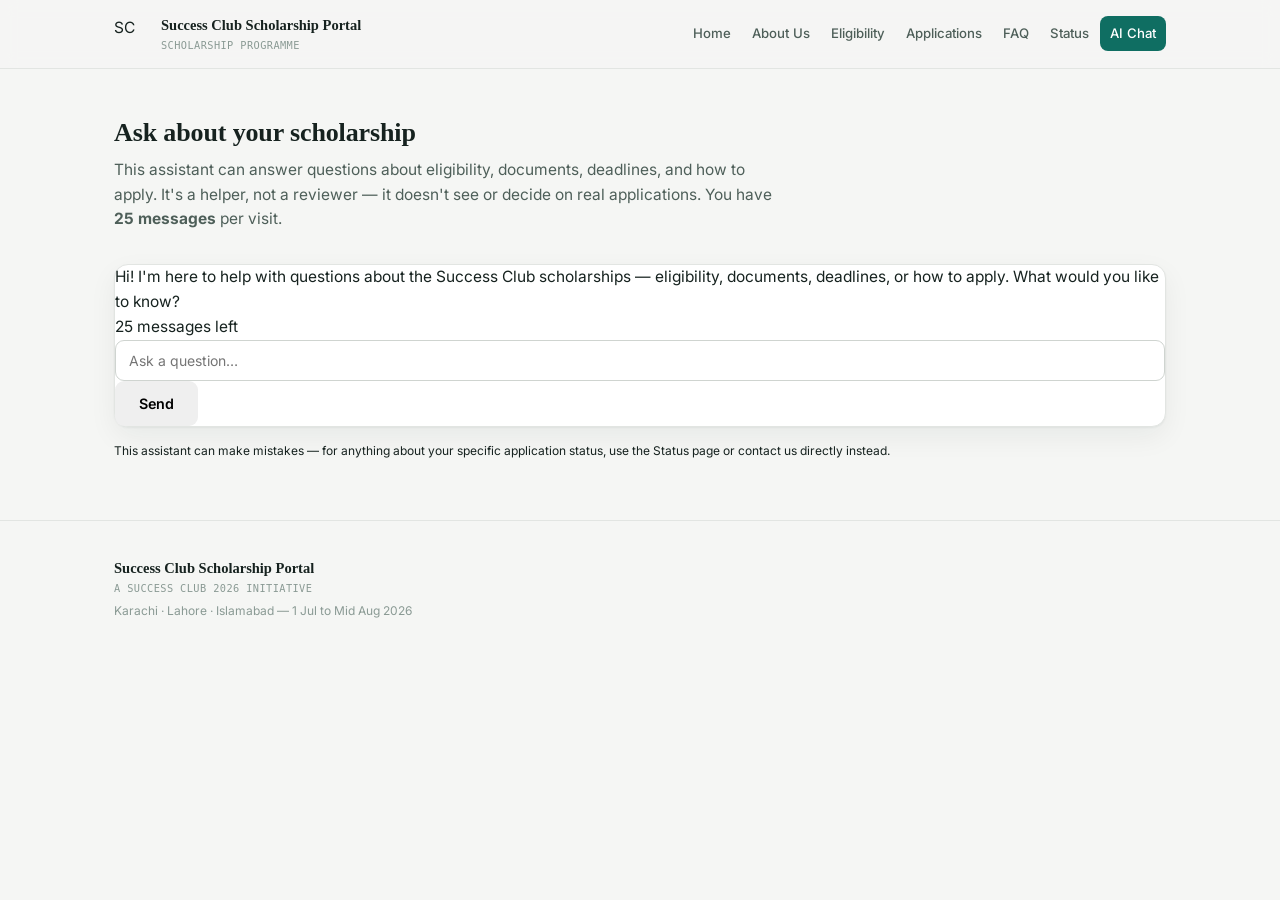
<file: chat.html>
<!DOCTYPE html>
<html lang="en">
<head>
<meta charset="UTF-8">
<meta name="viewport" content="width=device-width, initial-scale=1.0">
<title>AI Chat — Success Club Scholarship Portal</title>
<link rel="preconnect" href="https://fonts.googleapis.com">
<link href="https://fonts.googleapis.com/css2?family=Poppins:wght@500;600;700&family=Inter:wght@400;500;600;700&display=swap" rel="stylesheet">
<link rel="stylesheet" href="style.css">
</head>
<body>

<nav class="nav">
  <div class="nav-inner">
    <a class="brand" href="index.html">
      <div class="brand-mark">SC</div>
      <div class="brand-text">
        <div class="name">Success Club Scholarship Portal</div>
        <div class="tag">Scholarship Programme</div>
      </div>
    </a>
    <div class="nav-links">
      <a class="nav-link" href="index.html">Home</a>
      <a class="nav-link" href="about.html">About Us</a>
      <a class="nav-link" href="eligibility.html">Eligibility</a>
      <a class="nav-link" href="apply.html">Applications</a>
      <a class="nav-link" href="faq.html">FAQ</a>
      <a class="nav-link" href="status.html">Status</a>
      <a class="nav-link active" href="chat.html">AI Chat</a>
    </div>
  </div>
</nav>

<div class="wrap" style="padding-top:48px;padding-bottom:60px;">
  <div class="section-head">
    <h2>Ask about your scholarship</h2>
    <p>This assistant can answer questions about eligibility, documents, deadlines, and how to apply. It's a helper, not a reviewer — it doesn't see or decide on real applications. You have <strong>25 messages</strong> per visit.</p>
  </div>

  <div class="card" style="padding:0;">
    <div class="chat-shell">
      <div class="chat-log" id="chatLog">
        <div class="chat-msg bot">Hi! I'm here to help with questions about the Success Club scholarships — eligibility, documents, deadlines, or how to apply. What would you like to know?</div>
      </div>
      <div class="chat-counter" id="chatCounter">25 messages left</div>
      <div class="chat-input-row">
        <input type="text" id="chatInput" placeholder="Ask a question…" onkeydown="if(event.key==='Enter'){sendMessage();}">
        <button class="btn btn-primary" id="chatSendBtn" onclick="sendMessage()">Send</button>
      </div>
    </div>
  </div>

  <p style="font-size:12px;color:var(--text-faint);margin-top:14px;">This assistant can make mistakes — for anything about your specific application status, use the <a href="status.html" style="color:var(--text-soft);">Status</a> page or contact us directly instead.</p>
</div>

<footer>
  <div class="wrap foot-grid">
    <div>
      <div class="brand-text">
        <div class="name">Success Club Scholarship Portal</div>
        <div class="tag">A Success Club 2026 initiative</div>
      </div>
      <div class="cities">Karachi · Lahore · Islamabad — 1 Jul to Mid Aug 2026</div>
    </div>
  </div>
</footer>

<script>
  const MAX_MESSAGES = 25;
  let messageCount = 0;
  let history = []; // [{ role: 'user'|'assistant', content: '...' }]

  function renderMessage(text, sender){
    const log = document.getElementById('chatLog');
    const div = document.createElement('div');
    div.className = 'chat-msg ' + sender;
    div.textContent = text;
    log.appendChild(div);
    log.scrollTop = log.scrollHeight;
    return div;
  }

  function updateCounter(){
    const left = MAX_MESSAGES - messageCount;
    const counter = document.getElementById('chatCounter');
    counter.textContent = left + ' message' + (left === 1 ? '' : 's') + ' left';
    counter.classList.toggle('low', left <= 5);
  }

  async function sendMessage(){
    const input = document.getElementById('chatInput');
    const text = input.value.trim();
    if(!text) return;

    if(messageCount >= MAX_MESSAGES){
      renderMessage("You've reached the 25-message limit for this visit. Refresh the page to start a new session, check the FAQ page, or head to Applications to apply directly.", 'bot');
      return;
    }

    messageCount++;
    updateCounter();
    renderMessage(text, 'user');
    history.push({ role: 'user', content: text });
    input.value = '';

    const sendBtn = document.getElementById('chatSendBtn');
    sendBtn.disabled = true;
    input.disabled = true;
    const typingEl = renderMessage('Typing…', 'bot typing');

    try{
      // Calls our own site's /api/chat — a Cloudflare Pages Function.
      // The Groq API key lives only in Cloudflare's environment and is
      // read server-side there; it's never present in this page's code.
      const response = await fetch('/api/chat', {
        method: 'POST',
        headers: { 'Content-Type': 'application/json' },
        body: JSON.stringify({ messages: history })
      });
      const data = await response.json();
      const reply = (data.reply || data.error || "Sorry, I couldn't come up with an answer to that — try rephrasing, or check the FAQ page.").trim();
      typingEl.remove();
      renderMessage(reply, 'bot');
      if(data.reply) history.push({ role: 'assistant', content: reply });
    } catch(err){
      console.error('Chat error', err);
      typingEl.remove();
      renderMessage("Something went wrong reaching the assistant. Please try again in a moment.", 'bot');
    } finally {
      sendBtn.disabled = messageCount >= MAX_MESSAGES;
      input.disabled = messageCount >= MAX_MESSAGES;
      input.focus();
    }
  }

  updateCounter();
</script>

</body>
</html>
</file>
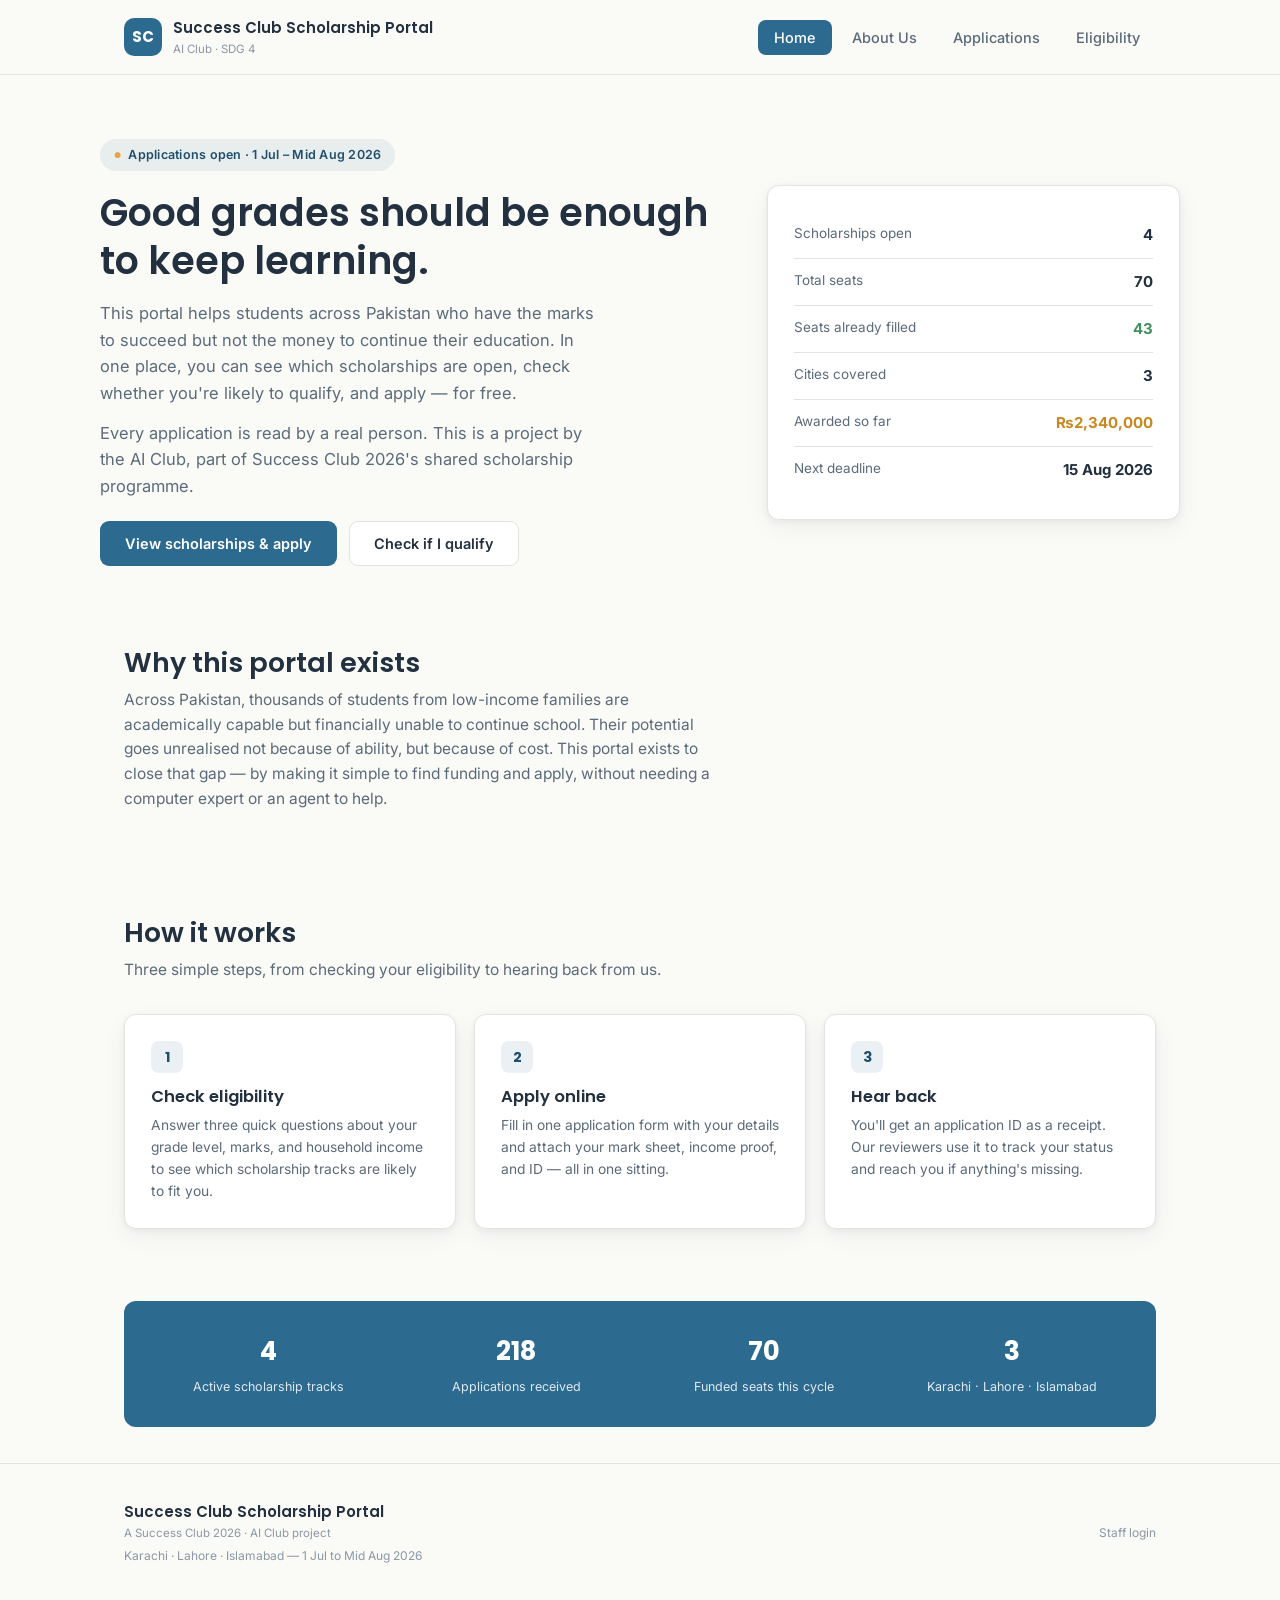
<file: scholarship-portal.html>
<!DOCTYPE html>
<html lang="en">
<head>
<meta charset="UTF-8">
<meta name="viewport" content="width=device-width, initial-scale=1.0">
<title>Success Club Scholarship Portal</title>
<link rel="preconnect" href="https://fonts.googleapis.com">
<link href="https://fonts.googleapis.com/css2?family=Poppins:wght@500;600;700&family=Inter:wght@400;500;600;700&display=swap" rel="stylesheet">
<style>
  :root{
    --bg:#FAFAF7;
    --card:#FFFFFF;
    --primary:#2D6A8F;
    --primary-dark:#204F6B;
    --accent:#E8A33D;
    --accent-dark:#C9871F;
    --success:#3F8F5F;
    --success-bg:#E9F5EE;
    --danger:#C0503F;
    --danger-bg:#FBEDEA;
    --text:#22303F;
    --text-soft:#5B6B7A;
    --text-faint:#8B98A5;
    --border:#E4E4DE;
    --radius:12px;
    --shadow:0 2px 6px rgba(34,48,63,0.06), 0 8px 24px rgba(34,48,63,0.05);
  }
  *{ box-sizing:border-box; margin:0; padding:0; }
  body{
    background:var(--bg);
    color:var(--text);
    font-family:'Inter', sans-serif;
    line-height:1.6;
    font-size:15.5px;
  }
  h1,h2,h3,h4{ font-family:'Poppins',sans-serif; font-weight:600; color:var(--text); line-height:1.25; }
  p{ color:var(--text-soft); }
  a{ color:inherit; text-decoration:none; }
  ul{ list-style:none; }

  /* NAV */
  .nav{ position:sticky; top:0; z-index:50; background:rgba(250,250,247,0.94); backdrop-filter:blur(6px); border-bottom:1px solid var(--border); }
  .nav-inner{ max-width:1080px; margin:0 auto; padding:16px 24px; display:flex; align-items:center; justify-content:space-between; gap:20px; }
  .brand{ display:flex; align-items:center; gap:11px; cursor:pointer; }
  .brand-mark{ width:38px; height:38px; border-radius:10px; background:var(--primary); display:flex; align-items:center; justify-content:center; color:#fff; font-family:'Poppins',sans-serif; font-weight:700; font-size:15px; flex-shrink:0; }
  .brand-text .name{ font-family:'Poppins',sans-serif; font-weight:600; font-size:15px; }
  .brand-text .tag{ font-size:11.5px; color:var(--text-faint); }
  .nav-links{ display:flex; gap:4px; align-items:center; flex-wrap:wrap; }
  .nav-link{ font-family:'Inter',sans-serif; font-size:14.5px; font-weight:500; padding:9px 16px; border-radius:8px; background:transparent; border:none; cursor:pointer; color:var(--text-soft); transition:all .15s ease; }
  .nav-link:hover{ color:var(--text); background:rgba(45,106,143,0.08); }
  .nav-link.active{ color:#fff; background:var(--primary); }

  .page{ display:none; animation:fade .3s ease; }
  .page.active{ display:block; }
  @keyframes fade{ from{opacity:0; transform:translateY(6px);} to{opacity:1; transform:translateY(0);} }
  .wrap{ max-width:1080px; margin:0 auto; padding:0 24px; }
  section.block{ padding:56px 0; }
  section.block.tight{ padding:36px 0; }
  .center{ text-align:center; }

  .eyebrow{ display:inline-flex; align-items:center; gap:7px; font-size:12.5px; font-weight:600; letter-spacing:0.02em; color:var(--primary-dark); background:rgba(45,106,143,0.09); padding:6px 14px; border-radius:99px; margin-bottom:18px; }
  .eyebrow::before{ content:"●"; color:var(--accent); font-size:8px; }

  .hero{ padding:64px 0 44px; }
  .hero-grid{ display:grid; grid-template-columns:1.2fr 0.8fr; gap:48px; align-items:center; }
  .hero h1{ font-size:38px; margin-bottom:16px; }
  .hero p.lede{ font-size:16.5px; max-width:50ch; margin-bottom:14px; }
  .btn-row{ display:flex; gap:12px; flex-wrap:wrap; margin-top:22px; }

  .btn{ font-family:'Inter',sans-serif; font-weight:600; font-size:14.5px; padding:13px 24px; border-radius:9px; border:1px solid transparent; cursor:pointer; transition:transform .15s ease, box-shadow .15s ease, background .15s ease; }
  .btn:hover{ transform:translateY(-1px); }
  .btn-primary{ background:var(--primary); color:#fff; }
  .btn-primary:hover{ background:var(--primary-dark); box-shadow:0 6px 16px rgba(45,106,143,0.3); }
  .btn-accent{ background:var(--accent); color:#282110; }
  .btn-accent:hover{ background:var(--accent-dark); box-shadow:0 6px 16px rgba(232,163,61,0.35); }
  .btn-ghost{ background:#fff; color:var(--text); border-color:var(--border); }
  .btn-ghost:hover{ background:rgba(34,48,63,0.04); }
  .btn-sm{ padding:9px 16px; font-size:13px; }
  .btn:disabled{ opacity:0.5; cursor:not-allowed; transform:none; }

  .card{ background:var(--card); border:1px solid var(--border); border-radius:var(--radius); box-shadow:var(--shadow); padding:26px; }

  .hero-card{ }
  .hero-stat-row{ display:flex; justify-content:space-between; padding:11px 0; border-bottom:1px solid var(--border); }
  .hero-stat-row:last-child{ border-bottom:none; }
  .hero-stat-row .l{ font-size:13.5px; color:var(--text-soft); }
  .hero-stat-row .v{ font-weight:700; font-size:15px; }
  .hero-stat-row .v.accent{ color:var(--accent-dark); }
  .hero-stat-row .v.success{ color:var(--success); }

  .section-head{ margin-bottom:32px; }
  .section-head h2{ font-size:27px; margin-bottom:8px; }
  .section-head p{ max-width:60ch; }

  .grid-3{ display:grid; grid-template-columns:repeat(3,1fr); gap:18px; }
  .grid-2{ display:grid; grid-template-columns:1fr 1fr; gap:18px; }
  .step-card{ }
  .step-num{ width:32px; height:32px; border-radius:8px; background:rgba(45,106,143,0.1); color:var(--primary-dark); display:flex; align-items:center; justify-content:center; font-family:'Poppins',sans-serif; font-weight:700; font-size:14px; margin-bottom:14px; }
  .step-card h3{ font-size:16.5px; margin-bottom:6px; }
  .step-card p{ font-size:13.8px; }

  .stats-strip{ background:var(--primary); border-radius:var(--radius); padding:30px; display:grid; grid-template-columns:repeat(4,1fr); gap:20px; }
  .stat{ color:#fff; text-align:center; }
  .stat .num{ font-family:'Poppins',sans-serif; font-weight:700; font-size:26px; }
  .stat .lbl{ font-size:12.5px; opacity:0.85; margin-top:4px; }

  .trust-grid{ display:grid; grid-template-columns:repeat(3,1fr); gap:18px; }
  .trust-card{ text-align:left; }
  .trust-card h3{ font-size:15.5px; margin-bottom:6px; }
  .trust-card p{ font-size:13.5px; }

  .club-list li{ display:flex; justify-content:space-between; align-items:flex-start; padding:16px 0; border-bottom:1px solid var(--border); gap:16px; }
  .club-list li:last-child{ border-bottom:none; }
  .club-list .cname{ font-weight:600; font-size:14.5px; min-width:160px; }
  .club-list .crole{ font-size:13.5px; color:var(--text-soft); }

  .sch-card{ display:flex; flex-direction:column; gap:12px; }
  .sch-top{ display:flex; justify-content:space-between; align-items:flex-start; gap:12px; }
  .sch-title{ font-family:'Poppins',sans-serif; font-size:17.5px; font-weight:600; }
  .sch-city{ font-size:12px; color:var(--text-faint); margin-top:3px; }
  .sch-amount .n{ font-weight:700; color:var(--accent-dark); font-size:16px; }
  .sch-amount .p{ font-size:10.5px; color:var(--text-faint); text-align:right; }
  .sch-desc{ font-size:13.5px; }
  .seats{ font-size:12px; color:var(--text-soft); display:flex; justify-content:space-between; margin-bottom:6px; }
  .bar{ height:7px; background:var(--bg); border-radius:99px; overflow:hidden; border:1px solid var(--border); }
  .bar-fill{ height:100%; background:var(--success); }
  .sch-bottom{ display:flex; justify-content:space-between; align-items:center; margin-top:4px; }
  .deadline{ font-size:12px; color:var(--danger); font-weight:600; }

  /* forms */
  .form-card{ padding:30px; }
  .form-section-title{ font-family:'Poppins',sans-serif; font-weight:600; font-size:15px; margin:26px 0 14px; padding-top:20px; border-top:1px solid var(--border); }
  .form-section-title:first-child{ margin-top:0; padding-top:0; border-top:none; }
  .field{ margin-bottom:16px; }
  .field label{ display:block; font-size:13.3px; font-weight:600; margin-bottom:6px; }
  .field .hint{ font-size:11.8px; color:var(--text-faint); margin-top:5px; }
  input, select, textarea{ width:100%; font-family:'Inter',sans-serif; font-size:14px; color:var(--text); background:#fff; border:1px solid var(--border); border-radius:8px; padding:11px 13px; }
  input:focus, select:focus, textarea:focus{ outline:none; border-color:var(--primary); box-shadow:0 0 0 3px rgba(45,106,143,0.13); }
  textarea{ resize:vertical; min-height:110px; }
  input[type=file]{ padding:9px; font-size:13px; }
  input[type=checkbox]{ width:auto; margin-right:8px; }
  .checkbox-row{ display:flex; align-items:flex-start; gap:0; font-size:13.3px; color:var(--text-soft); margin-bottom:12px; }
  .file-field{ background:var(--bg); border:1px dashed var(--border); border-radius:9px; padding:14px; margin-bottom:12px; }
  .file-field label{ margin-bottom:8px; }
  .file-status{ font-size:12px; color:var(--success); margin-top:6px; display:none; }
  .file-status.show{ display:block; }

  .receipt-empty{ text-align:center; padding:30px 10px; }
  .receipt-empty p{ font-size:13px; }
  .receipt{ display:none; }
  .receipt.show{ display:block; }
  .stamp{ display:inline-block; font-weight:700; font-size:11.5px; letter-spacing:0.03em; text-transform:uppercase; padding:6px 12px; border-radius:99px; background:var(--success-bg); color:var(--success); }
  .receipt-row{ display:flex; justify-content:space-between; padding:9px 0; border-bottom:1px solid var(--border); font-size:13.5px; }
  .receipt-row:last-of-type{ border-bottom:none; }
  .receipt-row .v{ font-weight:600; }

  .form-wrap{ display:grid; grid-template-columns:1.35fr 0.85fr; gap:28px; align-items:start; }
  .form-wrap .card{ position:sticky; top:90px; }

  /* eligibility */
  .elig-wrap{ display:grid; grid-template-columns:0.95fr 1.05fr; gap:28px; align-items:start; }
  .result-panel{ min-height:230px; display:flex; flex-direction:column; justify-content:center; }
  .result-empty{ color:var(--text-faint); font-size:13.5px; text-align:center; padding:40px 10px; }
  .result-title{ font-family:'Poppins',sans-serif; font-size:19px; font-weight:600; margin:12px 0 8px; }
  .result-body{ font-size:13.5px; }

  footer{ border-top:1px solid var(--border); padding:36px 0; }
  .foot-grid{ display:flex; justify-content:space-between; align-items:center; gap:20px; flex-wrap:wrap; }
  .foot-links{ display:flex; gap:16px; align-items:center; }
  .foot-links a{ font-size:12px; color:var(--text-faint); cursor:pointer; }
  .foot-links a:hover{ color:var(--text-soft); }
  footer .cities{ font-size:12px; color:var(--text-faint); margin-top:4px; }

  /* admin */
  .admin-gate{ max-width:380px; margin:90px auto; text-align:center; }
  .admin-gate input{ margin:16px 0; }
  .admin-table{ width:100%; border-collapse:collapse; font-size:13.3px; }
  .admin-table th{ text-align:left; font-size:11.5px; text-transform:uppercase; letter-spacing:0.03em; color:var(--text-faint); padding:10px 12px; border-bottom:2px solid var(--border); }
  .admin-table td{ padding:12px; border-bottom:1px solid var(--border); vertical-align:top; }
  .admin-table tr:hover{ background:rgba(45,106,143,0.04); }
  .badge{ font-size:11px; font-weight:600; padding:4px 10px; border-radius:99px; }
  .badge.submitted{ background:rgba(45,106,143,0.1); color:var(--primary-dark); }
  .badge.review{ background:rgba(232,163,61,0.15); color:var(--accent-dark); }
  .badge.approved{ background:var(--success-bg); color:var(--success); }
  .badge.rejected{ background:var(--danger-bg); color:var(--danger); }
  .status-select{ font-size:12.5px; padding:6px 8px; }
  .admin-detail{ display:none; margin-top:10px; padding-top:10px; border-top:1px dashed var(--border); font-size:12.8px; color:var(--text-soft); }
  .admin-detail.show{ display:block; }
  .admin-row-name{ cursor:pointer; font-weight:600; }
  .admin-empty{ text-align:center; color:var(--text-faint); padding:50px 0; }

  @media (max-width: 860px){
    .hero-grid, .form-wrap, .elig-wrap{ grid-template-columns:1fr; }
    .grid-3, .grid-2, .trust-grid{ grid-template-columns:1fr; }
    .stats-strip{ grid-template-columns:repeat(2,1fr); }
    .hero h1{ font-size:29px; }
    .nav-links{ display:none; }
    .form-wrap .card{ position:static; }
  }
</style>
</head>
<body>

<nav class="nav">
  <div class="nav-inner">
    <div class="brand" onclick="go('home')">
      <div class="brand-mark">SC</div>
      <div class="brand-text">
        <div class="name">Success Club Scholarship Portal</div>
        <div class="tag">AI Club · SDG 4</div>
      </div>
    </div>
    <div class="nav-links">
      <button class="nav-link" data-nav="home" onclick="go('home')">Home</button>
      <button class="nav-link" data-nav="about" onclick="go('about')">About Us</button>
      <button class="nav-link" data-nav="apply" onclick="go('apply')">Applications</button>
      <button class="nav-link" data-nav="eligibility" onclick="go('eligibility')">Eligibility</button>
    </div>
  </div>
</nav>

<!-- ================= HOME ================= -->
<section class="page active" id="page-home">
  <div class="wrap hero">
    <div class="hero-grid">
      <div>
        <div class="eyebrow">Applications open · 1 Jul – Mid Aug 2026</div>
        <h1>Good grades should be enough to keep learning.</h1>
        <p class="lede">This portal helps students across Pakistan who have the marks to succeed but not the money to continue their education. In one place, you can see which scholarships are open, check whether you're likely to qualify, and apply — for free.</p>
        <p class="lede">Every application is read by a real person. This is a project by the AI Club, part of Success Club 2026's shared scholarship programme.</p>
        <div class="btn-row">
          <button class="btn btn-primary" onclick="go('apply')">View scholarships &amp; apply</button>
          <button class="btn btn-ghost" onclick="go('eligibility')">Check if I qualify</button>
        </div>
      </div>
      <div class="card hero-card">
        <div class="hero-stat-row"><span class="l">Scholarships open</span><span class="v">4</span></div>
        <div class="hero-stat-row"><span class="l">Total seats</span><span class="v">70</span></div>
        <div class="hero-stat-row"><span class="l">Seats already filled</span><span class="v success">43</span></div>
        <div class="hero-stat-row"><span class="l">Cities covered</span><span class="v">3</span></div>
        <div class="hero-stat-row"><span class="l">Awarded so far</span><span class="v accent">₨2,340,000</span></div>
        <div class="hero-stat-row"><span class="l">Next deadline</span><span class="v">15 Aug 2026</span></div>
      </div>
    </div>
  </div>

  <section class="block tight">
    <div class="wrap">
      <div class="section-head">
        <h2>Why this portal exists</h2>
        <p>Across Pakistan, thousands of students from low-income families are academically capable but financially unable to continue school. Their potential goes unrealised not because of ability, but because of cost. This portal exists to close that gap — by making it simple to find funding and apply, without needing a computer expert or an agent to help.</p>
      </div>
    </div>
  </section>

  <section class="block tight">
    <div class="wrap">
      <div class="section-head">
        <h2>How it works</h2>
        <p>Three simple steps, from checking your eligibility to hearing back from us.</p>
      </div>
      <div class="grid-3">
        <div class="card step-card">
          <div class="step-num">1</div>
          <h3>Check eligibility</h3>
          <p>Answer three quick questions about your grade level, marks, and household income to see which scholarship tracks are likely to fit you.</p>
        </div>
        <div class="card step-card">
          <div class="step-num">2</div>
          <h3>Apply online</h3>
          <p>Fill in one application form with your details and attach your mark sheet, income proof, and ID — all in one sitting.</p>
        </div>
        <div class="card step-card">
          <div class="step-num">3</div>
          <h3>Hear back</h3>
          <p>You'll get an application ID as a receipt. Our reviewers use it to track your status and reach you if anything's missing.</p>
        </div>
      </div>
    </div>
  </section>

  <section class="block tight">
    <div class="wrap">
      <div class="stats-strip">
        <div class="stat"><div class="num">4</div><div class="lbl">Active scholarship tracks</div></div>
        <div class="stat"><div class="num">218</div><div class="lbl">Applications received</div></div>
        <div class="stat"><div class="num">70</div><div class="lbl">Funded seats this cycle</div></div>
        <div class="stat"><div class="num">3</div><div class="lbl">Karachi · Lahore · Islamabad</div></div>
      </div>
    </div>
  </section>
</section>

<!-- ================= ABOUT ================= -->
<section class="page" id="page-about">
  <div class="wrap" style="padding-top:48px;">
    <div class="section-head">
      <h2>About the programme</h2>
      <p>One shared goal, five clubs, one scholarship fund.</p>
    </div>

    <div style="margin-bottom:40px;">
      <p style="margin-bottom:14px;">Success Club 2026 brings together five student clubs — Media, Business, Law, Social Sciences, and AI — around a single UN Sustainable Development Goal: <strong>SDG 4, Quality Education.</strong> Rather than running five separate projects, all five clubs are working toward one real, operational outcome: a merit-based scholarship programme for underprivileged students who have the potential to succeed academically but are held back by financial hardship.</p>
      <p style="margin-bottom:14px;">This portal is the AI Club's contribution — the digital front door for the whole programme. It's where students discover which scholarships are open, understand whether they're likely to qualify, and submit a complete application without needing to visit an office in person.</p>
      <p>The programme runs from <strong>1 July to Mid August 2026</strong>, and is open to students in <strong>Karachi, Lahore, and Islamabad.</strong></p>
    </div>

    <section class="block tight" style="padding-top:0;">
      <div class="section-head">
        <h2 style="font-size:21px;">The five clubs, and what each one does</h2>
      </div>
      <div class="card">
        <ul class="club-list">
          <li><span class="cname">AI Club</span><span class="crole">Designs and builds this portal, the eligibility checker, and the application system.</span></li>
          <li><span class="cname">Media Club</span><span class="crole">Spreads the word to schools and communities, and tells applicants' stories with their permission.</span></li>
          <li><span class="cname">Business Club</span><span class="crole">Raises the scholarship funds and manages the programme's budget.</span></li>
          <li><span class="cname">Law Club</span><span class="crole">Writes the application terms, checks compliance, and protects applicants' data.</span></li>
          <li><span class="cname">Social Sciences Club</span><span class="crole">Researches which communities need support most, and helps set fair eligibility criteria.</span></li>
        </ul>
      </div>
    </section>

    <section class="block tight">
      <div class="section-head">
        <h2 style="font-size:21px;">Our promise to applicants</h2>
        <p>Applying for a scholarship can feel intimidating. Here's what you can expect from us.</p>
      </div>
      <div class="trust-grid">
        <div class="card trust-card">
          <h3>Your information stays private</h3>
          <p>Your details are only used to review your application. We don't share your information with anyone outside the review team.</p>
        </div>
        <div class="card trust-card">
          <h3>Every application is reviewed</h3>
          <p>A real person reads every submission. The eligibility checker is only a quick estimate — it never makes the final decision on its own.</p>
        </div>
        <div class="card trust-card">
          <h3>It's completely free</h3>
          <p>There is no fee to check your eligibility or to apply. If anyone asks you to pay to apply, it isn't us — please report it.</p>
        </div>
      </div>
    </section>
  </div>
</section>

<!-- ================= APPLY ================= -->
<section class="page" id="page-apply">
  <div class="wrap" style="padding-top:48px;">
    <div class="section-head">
      <h2>Scholarships &amp; applications</h2>
      <p>Below are the scholarships currently open. Have your latest mark sheet, a proof of household income, and your CNIC or B-form ready before you start the form.</p>
    </div>

    <div class="grid-2" style="margin-bottom:48px;">
      <div class="card sch-card">
        <div class="sch-top">
          <div><div class="sch-title">Matric Continuation Grant</div><div class="sch-city">Karachi</div></div>
          <div class="sch-amount"><div class="n">₨40,000</div><div class="p">per year</div></div>
        </div>
        <div class="sch-desc">For Grade 9–10 students at risk of leaving school due to fees. Covers tuition and books.</div>
        <div><div class="seats"><span>Seats filled</span><span>18 / 25</span></div><div class="bar"><div class="bar-fill" style="width:72%"></div></div></div>
        <div class="sch-bottom"><span class="deadline">Deadline · 15 Aug 2026</span></div>
      </div>

      <div class="card sch-card">
        <div class="sch-top">
          <div><div class="sch-title">Intermediate Excellence Award</div><div class="sch-city">Lahore</div></div>
          <div class="sch-amount"><div class="n">₨60,000</div><div class="p">per year</div></div>
        </div>
        <div class="sch-desc">For Grade 11–12 students scoring 80%+ in matric. Covers tuition, exam fees, and books.</div>
        <div><div class="seats"><span>Seats filled</span><span>9 / 15</span></div><div class="bar"><div class="bar-fill" style="width:60%"></div></div></div>
        <div class="sch-bottom"><span class="deadline">Deadline · 20 Aug 2026</span></div>
      </div>

      <div class="card sch-card">
        <div class="sch-top">
          <div><div class="sch-title">A-Levels Momentum Scholarship</div><div class="sch-city">Islamabad</div></div>
          <div class="sch-amount"><div class="n">₨85,000</div><div class="p">per year</div></div>
        </div>
        <div class="sch-desc">For students moving from O-Levels into A-Levels with strong academic records.</div>
        <div><div class="seats"><span>Seats filled</span><span>4 / 10</span></div><div class="bar"><div class="bar-fill" style="width:40%"></div></div></div>
        <div class="sch-bottom"><span class="deadline">Deadline · 25 Aug 2026</span></div>
      </div>

      <div class="card sch-card">
        <div class="sch-top">
          <div><div class="sch-title">O-Levels Bridge Grant</div><div class="sch-city">Karachi · Lahore · Islamabad</div></div>
          <div class="sch-amount"><div class="n">₨55,000</div><div class="p">per year</div></div>
        </div>
        <div class="sch-desc">Open in all three cities, for students moving from local-board schools into O-Levels.</div>
        <div><div class="seats"><span>Seats filled</span><span>12 / 20</span></div><div class="bar"><div class="bar-fill" style="width:60%"></div></div></div>
        <div class="sch-bottom"><span class="deadline">Deadline · 30 Aug 2026</span></div>
      </div>
    </div>

    <div class="section-head">
      <h2 style="font-size:22px;">Application form</h2>
      <p>Every question below is required unless marked optional. Not sure if you qualify? You can still apply — reviewers consider individual circumstances.</p>
    </div>

    <div class="form-wrap" style="padding-bottom:70px;">
      <form id="applyForm" class="card form-card" onsubmit="submitApplication(event)">

        <div class="form-section-title">1. About you</div>
        <div class="grid-2">
          <div class="field"><label for="fullName">Full name</label><input id="fullName" type="text" placeholder="As on your school ID" required></div>
          <div class="field"><label for="dob">Date of birth</label><input id="dob" type="date" required></div>
        </div>
        <div class="grid-2">
          <div class="field"><label for="gender">Gender <span style="font-weight:400;color:var(--text-faint);">(optional)</span></label>
            <select id="gender"><option value="">Prefer not to say</option><option>Female</option><option>Male</option><option>Other</option></select>
          </div>
          <div class="field"><label for="cnic">B-Form / CNIC number</label><input id="cnic" type="text" placeholder="XXXXX-XXXXXXX-X" required></div>
        </div>
        <div class="grid-2">
          <div class="field"><label for="phone">Your phone number</label><input id="phone" type="tel" placeholder="03XX-XXXXXXX" required></div>
          <div class="field"><label for="email">Email <span style="font-weight:400;color:var(--text-faint);">(optional)</span></label><input id="email" type="email" placeholder="you@example.com"></div>
        </div>

        <div class="form-section-title">2. Parent or guardian</div>
        <div class="grid-2">
          <div class="field"><label for="guardianName">Parent / guardian name</label><input id="guardianName" type="text" required></div>
          <div class="field"><label for="guardianPhone">Parent / guardian phone number</label><input id="guardianPhone" type="tel" required></div>
        </div>

        <div class="form-section-title">3. Where you live &amp; study</div>
        <div class="grid-2">
          <div class="field"><label for="city">City</label>
            <select id="city" required><option value="">Select city</option><option>Karachi</option><option>Lahore</option><option>Islamabad</option></select>
          </div>
          <div class="field"><label for="school">Current school name</label><input id="school" type="text" required></div>
        </div>
        <div class="field"><label for="address">Home address</label><input id="address" type="text" placeholder="House / street / area" required></div>
        <div class="grid-2">
          <div class="field"><label for="track">Which scholarship are you applying for?</label>
            <select id="track" required>
              <option value="">Select a track</option>
              <option>Matric Continuation Grant (Karachi)</option>
              <option>Intermediate Excellence Award (Lahore)</option>
              <option>A-Levels Momentum Scholarship (Islamabad)</option>
              <option>O-Levels Bridge Grant (All cities)</option>
            </select>
          </div>
          <div class="field"><label for="grade">Current level</label>
            <select id="grade" required><option value="">Select level</option><option>Grade 9–10 (Matric)</option><option>Grade 11–12 (Intermediate)</option><option>O-Levels</option><option>A-Levels</option></select>
          </div>
        </div>

        <div class="form-section-title">4. Academics &amp; household</div>
        <div class="grid-2">
          <div class="field"><label for="marks">Last exam result (%)</label><input id="marks" type="number" min="0" max="100" placeholder="e.g. 82" required></div>
          <div class="field"><label for="income">Household monthly income (PKR)</label><input id="income" type="number" min="0" placeholder="e.g. 45000" required></div>
        </div>
        <div class="field"><label for="siblings">Number of siblings <span style="font-weight:400;color:var(--text-faint);">(optional)</span></label><input id="siblings" type="number" min="0" placeholder="e.g. 3"></div>

        <div class="form-section-title">5. Tell us about yourself</div>
        <div class="field">
          <label for="essay">Why do you deserve this scholarship?</label>
          <textarea id="essay" placeholder="Tell us about your goals and your circumstances, in your own words." required></textarea>
          <div class="hint">150–300 words is a good length.</div>
        </div>

        <div class="form-section-title">6. Supporting documents</div>
        <div class="file-field">
          <label for="docMarks">Latest mark sheet</label>
          <input type="file" id="docMarks" accept=".pdf,.jpg,.jpeg,.png" onchange="handleFile('docMarks')" required>
          <div class="file-status" id="statusMarks"></div>
        </div>
        <div class="file-field">
          <label for="docIncome">Proof of household income</label>
          <input type="file" id="docIncome" accept=".pdf,.jpg,.jpeg,.png" onchange="handleFile('docIncome')" required>
          <div class="file-status" id="statusIncome"></div>
        </div>
        <div class="file-field">
          <label for="docCnic">CNIC / B-form copy</label>
          <input type="file" id="docCnic" accept=".pdf,.jpg,.jpeg,.png" onchange="handleFile('docCnic')" required>
          <div class="file-status" id="statusCnic"></div>
        </div>
        <div class="hint" style="margin-bottom:20px;">Accepted formats: PDF, JPG, PNG. Each file should be under 5 MB.</div>

        <div class="checkbox-row"><input type="checkbox" id="consent" required><label for="consent">I confirm my parent or guardian knows about and supports this application.</label></div>
        <div class="checkbox-row"><input type="checkbox" id="declaration" required><label for="declaration">I declare that the information I've provided is true and correct.</label></div>

        <button type="submit" class="btn btn-primary" style="margin-top:8px;width:100%;">Submit application</button>
      </form>

      <div class="card">
        <div class="receipt-empty" id="receiptEmpty">
          <h3 style="font-size:16px;margin-bottom:8px;">Your receipt</h3>
          <p>Once you submit the form, your application ID and a summary will appear here. Save this ID — it's how reviewers will refer to your application.</p>
        </div>
        <div class="receipt" id="receiptBox">
          <span class="stamp">Received for review</span>
          <div class="receipt-row"><span>Application ID</span><span class="v" id="rId"></span></div>
          <div class="receipt-row"><span>Submitted</span><span class="v" id="receiptDate"></span></div>
          <div class="receipt-row"><span>Applicant</span><span class="v" id="rName"></span></div>
          <div class="receipt-row"><span>City</span><span class="v" id="rCity"></span></div>
          <div class="receipt-row"><span>Scholarship</span><span class="v" id="rTrack"></span></div>
          <p style="font-size:12px;margin-top:14px;">We'll contact you using the phone number you provided if we need anything else.</p>
        </div>
      </div>
    </div>
  </div>
</section>

<!-- ================= ELIGIBILITY ================= -->
<section class="page" id="page-eligibility">
  <div class="wrap" style="padding-top:48px;">
    <div class="section-head">
      <h2>Check your eligibility</h2>
      <p>This is a quick estimate to help you understand your chances — it is not a final decision. We ask about your grade level, marks, and income because those are the main factors reviewers weigh, but every full application is read individually, and reviewers can make exceptions for difficult circumstances.</p>
    </div>

    <div class="elig-wrap" style="padding-bottom:80px;">
      <form class="card form-card" onsubmit="checkEligibility(event)">
        <div class="field"><label for="eGrade">Current level</label>
          <select id="eGrade" required><option value="">Select level</option><option>Grade 9–10 (Matric)</option><option>Grade 11–12 (Intermediate)</option><option>O-Levels</option><option>A-Levels</option></select>
        </div>
        <div class="field"><label for="eIncome">Household monthly income (PKR)</label><input id="eIncome" type="number" min="0" placeholder="e.g. 45000" required></div>
        <div class="field"><label for="eMarks">Last exam result (%)</label><input id="eMarks" type="number" min="0" max="100" placeholder="e.g. 82" required></div>
        <button type="submit" class="btn btn-accent" style="width:100%;">Check eligibility</button>
      </form>

      <div class="card result-panel" id="resultPanel">
        <div class="result-empty">Fill in the form to see your estimated eligibility.</div>
      </div>
    </div>
  </div>
</section>

<!-- ================= ADMIN ================= -->
<section class="page" id="page-admin">
  <div class="wrap">
    <div class="admin-gate card" id="adminGate">
      <h3 style="margin-bottom:6px;">Staff login</h3>
      <p style="font-size:13px;">This area is for programme reviewers only.</p>
      <input type="password" id="adminPass" placeholder="Enter staff password">
      <button class="btn btn-primary" style="width:100%;" onclick="checkAdminPass()">Enter</button>
      <p id="adminError" style="font-size:12.5px;color:var(--danger);margin-top:10px;display:none;">Incorrect password.</p>
    </div>

    <div id="adminPanel" style="display:none;padding:48px 0;">
      <div class="section-head" style="display:flex;justify-content:space-between;align-items:flex-end;flex-wrap:wrap;gap:16px;">
        <div>
          <h2>Applications</h2>
          <p>All submitted applications, most recent first.</p>
        </div>
        <div style="display:flex;gap:10px;">
          <button class="btn btn-ghost btn-sm" onclick="loadApplications()">Refresh</button>
          <button class="btn btn-ghost btn-sm" onclick="logoutAdmin()">Log out</button>
        </div>
      </div>
      <div class="card" style="padding:0;overflow-x:auto;">
        <table class="admin-table" id="adminTable">
          <thead><tr><th>Applicant</th><th>Track</th><th>City</th><th>Marks</th><th>Income</th><th>Status</th></tr></thead>
          <tbody id="adminBody"></tbody>
        </table>
        <div class="admin-empty" id="adminEmpty" style="display:none;">No applications yet.</div>
      </div>
    </div>
  </div>
</section>

<footer>
  <div class="wrap foot-grid">
    <div>
      <div class="brand-text">
        <div class="name">Success Club Scholarship Portal</div>
        <div class="tag">A Success Club 2026 · AI Club project</div>
      </div>
      <div class="cities">Karachi · Lahore · Islamabad — 1 Jul to Mid Aug 2026</div>
    </div>
    <div class="foot-links"><a onclick="go('admin')">Staff login</a></div>
  </div>
</footer>

<script>
  function go(page){
    document.querySelectorAll('.page').forEach(p => p.classList.remove('active'));
    document.getElementById('page-' + page).classList.add('active');
    document.querySelectorAll('.nav-link').forEach(b => b.classList.remove('active'));
    const btn = document.querySelector('[data-nav="'+page+'"]');
    if(btn) btn.classList.add('active');
    window.scrollTo({top:0, behavior:'smooth'});
    if(page === 'admin' && document.getElementById('adminPanel').style.display === 'block'){
      loadApplications();
    }
  }
  document.querySelector('[data-nav="home"]').classList.add('active');

  function handleFile(id){
    const input = document.getElementById(id);
    const statusId = 'status' + id.replace('doc','');
    const statusEl = document.getElementById(statusId);
    if(input.files && input.files[0]){
      statusEl.textContent = '✓ ' + input.files[0].name + ' selected';
      statusEl.classList.add('show');
    } else {
      statusEl.classList.remove('show');
    }
  }

  async function submitApplication(e){
    e.preventDefault();
    const track = document.getElementById('track').value;
    const city = document.getElementById('city').value;
    const cityCode = {Karachi:'KHI', Lahore:'LHE', Islamabad:'ISB'}[city] || 'XXX';
    const id = 'SC26-' + cityCode + '-' + Math.floor(1000 + Math.random()*8999);

    const record = {
      id: id,
      timestamp: new Date().toISOString(),
      status: 'submitted',
      fullName: document.getElementById('fullName').value,
      dob: document.getElementById('dob').value,
      gender: document.getElementById('gender').value,
      cnic: document.getElementById('cnic').value,
      phone: document.getElementById('phone').value,
      email: document.getElementById('email').value,
      guardianName: document.getElementById('guardianName').value,
      guardianPhone: document.getElementById('guardianPhone').value,
      city: city,
      school: document.getElementById('school').value,
      address: document.getElementById('address').value,
      track: track,
      grade: document.getElementById('grade').value,
      marks: document.getElementById('marks').value,
      income: document.getElementById('income').value,
      siblings: document.getElementById('siblings').value,
      essay: document.getElementById('essay').value,
      docMarks: (document.getElementById('docMarks').files[0] || {}).name || '',
      docIncome: (document.getElementById('docIncome').files[0] || {}).name || '',
      docCnic: (document.getElementById('docCnic').files[0] || {}).name || ''
    };

    try{
      await window.storage.set('application:' + id, JSON.stringify(record), true);
    } catch(err){
      console.error('Could not save application', err);
    }

    document.getElementById('rId').textContent = id;
    document.getElementById('rName').textContent = record.fullName;
    document.getElementById('rCity').textContent = city;
    document.getElementById('rTrack').textContent = track;
    document.getElementById('receiptDate').textContent = new Date().toLocaleDateString('en-GB', {day:'2-digit', month:'short', year:'numeric'});
    document.getElementById('receiptEmpty').style.display = 'none';
    document.getElementById('receiptBox').classList.add('show');
    document.getElementById('applyForm').reset();
    document.querySelectorAll('.file-status').forEach(s => s.classList.remove('show'));
  }

  function checkEligibility(e){
    e.preventDefault();
    const income = Number(document.getElementById('eIncome').value);
    const marks = Number(document.getElementById('eMarks').value);
    const grade = document.getElementById('eGrade').value;
    const panel = document.getElementById('resultPanel');

    const incomeOk = income > 0 && income <= 60000;
    const marksOk = marks >= 70;
    const eligible = incomeOk && marksOk;

    if(eligible){
      panel.innerHTML = `
        <span class="stamp">Likely eligible</span>
        <div class="result-title">You meet the baseline criteria</div>
        <div class="result-body">Based on ${grade || 'your level'}, an income of ₨${income.toLocaleString()}/month, and ${marks}% marks, you meet this cycle's income and academic thresholds. Head to the application form to submit your full details.</div>
        <button class="btn btn-primary" style="margin-top:16px;" onclick="go('apply')">Continue to application</button>`;
    } else {
      let reasons = [];
      if(!incomeOk) reasons.push('household income is above the ₨60,000/month threshold for this cycle');
      if(!marksOk) reasons.push('your marks are below the 70% threshold');
      panel.innerHTML = `
        <span class="stamp" style="background:var(--danger-bg);color:var(--danger);">Not likely eligible this cycle</span>
        <div class="result-title">This estimate doesn't clear the threshold</div>
        <div class="result-body">Reason: ${reasons.join(' and ')}. Thresholds are reviewed each cycle, and reviewers do consider individual circumstances — you're still welcome to apply and explain your situation in the essay.</div>
        <button class="btn btn-ghost" style="margin-top:16px;" onclick="go('apply')">Apply anyway</button>`;
    }
  }

  const ADMIN_PASSWORD = 'successclub2026';
  function checkAdminPass(){
    const val = document.getElementById('adminPass').value;
    if(val === ADMIN_PASSWORD){
      document.getElementById('adminGate').style.display = 'none';
      document.getElementById('adminPanel').style.display = 'block';
      loadApplications();
    } else {
      document.getElementById('adminError').style.display = 'block';
    }
  }
  function logoutAdmin(){
    document.getElementById('adminPass').value = '';
    document.getElementById('adminGate').style.display = 'block';
    document.getElementById('adminPanel').style.display = 'none';
  }

  async function loadApplications(){
    const body = document.getElementById('adminBody');
    const empty = document.getElementById('adminEmpty');
    body.innerHTML = '';
    try{
      const list = await window.storage.list('application:', true);
      if(!list || !list.keys || list.keys.length === 0){
        empty.style.display = 'block';
        return;
      }
      empty.style.display = 'none';
      const records = [];
      for(const key of list.keys){
        try{
          const res = await window.storage.get(key, true);
          if(res) records.push(JSON.parse(res.value));
        } catch(err){ /* skip missing key */ }
      }
      records.sort((a,b) => new Date(b.timestamp) - new Date(a.timestamp));
      records.forEach(r => body.appendChild(renderRow(r)));
    } catch(err){
      console.error('Could not load applications', err);
      empty.style.display = 'block';
      empty.textContent = 'Could not load applications.';
    }
  }

  function renderRow(r){
    const tr = document.createElement('tr');
    const badgeClass = {submitted:'submitted', review:'review', approved:'approved', rejected:'rejected'}[r.status] || 'submitted';
    tr.innerHTML = `
      <td>
        <div class="admin-row-name" onclick="this.nextElementSibling.classList.toggle('show')">${r.fullName || '—'}</div>
        <div style="font-size:11.5px;color:var(--text-faint);">${r.id}</div>
        <div class="admin-detail">
          DOB: ${r.dob || '—'} · Gender: ${r.gender || '—'}<br>
          CNIC: ${r.cnic || '—'} · Phone: ${r.phone || '—'} · Email: ${r.email || '—'}<br>
          Guardian: ${r.guardianName || '—'} (${r.guardianPhone || '—'})<br>
          School: ${r.school || '—'} · Address: ${r.address || '—'}<br>
          Siblings: ${r.siblings || '—'}<br>
          Documents: ${r.docMarks || 'none'}, ${r.docIncome || 'none'}, ${r.docCnic || 'none'}<br>
          Essay: ${r.essay || '—'}
        </div>
      </td>
      <td>${r.track || '—'}</td>
      <td>${r.city || '—'}</td>
      <td>${r.marks || '—'}%</td>
      <td>₨${Number(r.income || 0).toLocaleString()}</td>
      <td>
        <select class="status-select" onchange="updateStatus('${r.id}', this.value)">
          <option value="submitted" ${r.status==='submitted'?'selected':''}>Submitted</option>
          <option value="review" ${r.status==='review'?'selected':''}>Under review</option>
          <option value="approved" ${r.status==='approved'?'selected':''}>Approved</option>
          <option value="rejected" ${r.status==='rejected'?'selected':''}>Rejected</option>
        </select>
      </td>`;
    return tr;
  }

  async function updateStatus(id, status){
    try{
      const res = await window.storage.get('application:' + id, true);
      if(!res) return;
      const record = JSON.parse(res.value);
      record.status = status;
      await window.storage.set('application:' + id, JSON.stringify(record), true);
    } catch(err){
      console.error('Could not update status', err);
    }
  }
</script>

</body>
</html>
</file>
<file: style.css>
:root{
  --ink:#16221F;
  --ink-soft:#4E5F59;
  --ink-faint:#8A9A94;

  --hero:#0F6E62;
  --hero-deep:#0B5148;
  --hero-tint:rgba(15,110,98,0.09);

  --paper:#F5F6F4;
  --card:#FFFFFF;

  --gold:#E8A33D;
  --gold-deep:#C9871F;
  --gold-ink:#3A2A0E;

  --success:#2F7A5C;
  --success-bg:#E8F4EE;
  --danger:#C0503F;
  --danger-bg:#FBEDEA;

  --border:#E2E5E2;
  --border-strong:#CFD4D0;
  --nav-bg:rgba(245,246,244,0.9);

  --radius:14px;
  --radius-sm:9px;
  --shadow:0 1px 2px rgba(22,35,30,0.05), 0 10px 28px rgba(22,35,30,0.06);
  --shadow-lift:0 10px 24px rgba(22,35,30,0.12);

  --ease:cubic-bezier(.22,.61,.36,1);
}

:root[data-theme="dark"]{
  --ink:#EDF2F0;
  --ink-soft:#AAB8B3;
  --ink-faint:#76857F;

  --hero:#2FD1B8;
  --hero-deep:#4FE0C8;
  --hero-tint:rgba(47,209,184,0.1);

  --paper:#0D1210;
  --card:#171D1B;

  --gold:#E8A33D;
  --gold-deep:#F0B85A;
  --gold-ink:#241A08;

  --success:#4FAE82;
  --success-bg:rgba(79,174,130,0.16);
  --danger:#E2786A;
  --danger-bg:rgba(226,120,106,0.16);

  --border:#232B28;
  --border-strong:#333D39;
  --nav-bg:rgba(13,18,16,0.88);

  --shadow:0 1px 2px rgba(0,0,0,0.3), 0 10px 28px rgba(0,0,0,0.35);
  --shadow-lift:0 10px 24px rgba(0,0,0,0.5);
}

*{ box-sizing:border-box; margin:0; padding:0; }

html{ scroll-behavior:smooth; }

body{
  background:var(--paper);
  color:var(--ink);
  font-family:'Inter', sans-serif;
  line-height:1.6;
  font-size:15.5px;
  opacity:0;
  animation:page-in .5s var(--ease) forwards;
  transition:background .3s var(--ease), color .3s var(--ease);
}
body.fade-out{ animation:page-out .28s var(--ease) forwards; }

@keyframes page-in{ from{ opacity:0; transform:translateY(6px); } to{ opacity:1; transform:translateY(0); } }
@keyframes page-out{ to{ opacity:0; transform:translateY(-6px); } }

h1,h2,h3,h4{ font-family:'Lora', serif; font-weight:600; color:var(--ink); line-height:1.24; letter-spacing:-0.005em; }
p{ color:var(--ink-soft); }
a{ color:inherit; text-decoration:none; }
ul{ list-style:none; }
.mono{ font-family:'IBM Plex Mono', monospace; }
.label-mono{ font-family:'IBM Plex Mono', monospace; font-size:11.5px; text-transform:uppercase; letter-spacing:0.08em; }

/* ---------- reveal-on-scroll ---------- */
.reveal{ opacity:0; transform:translateY(16px); transition:opacity .6s var(--ease), transform .6s var(--ease); }
.reveal.in{ opacity:1; transform:translateY(0); }
.reveal-group .reveal:nth-child(2){ transition-delay:.08s; }
.reveal-group .reveal:nth-child(3){ transition-delay:.16s; }
.reveal-group .reveal:nth-child(4){ transition-delay:.24s; }

@media (prefers-reduced-motion: reduce){
  html{ scroll-behavior:auto; }
  body{ animation:none; opacity:1; }
  .reveal{ opacity:1; transform:none; transition:none; }
  *{ animation-duration:0.001ms !important; transition-duration:0.001ms !important; }
}

/* ---------- NAV ---------- */
.nav{ position:sticky; top:0; z-index:50; background:var(--nav-bg); backdrop-filter:blur(8px); border-bottom:1px solid var(--border); }
.nav-inner{ max-width:1100px; margin:0 auto; padding:14px 24px; display:flex; align-items:center; justify-content:space-between; gap:14px; }
.brand{ display:flex; align-items:center; gap:11px; }
.brand-mark{ width:36px; height:36px; border-radius:9px; object-fit:cover; flex-shrink:0; }
.brand-text .name{ font-family:'Lora',serif; font-weight:600; font-size:14.5px; }
.brand-text .tag{ font-size:10.3px; color:var(--ink-faint); font-family:'IBM Plex Mono',monospace; letter-spacing:0.04em; text-transform:uppercase; }
.nav-links{ display:flex; gap:1px; align-items:center; flex-wrap:nowrap; }
.nav-link{ font-family:'Inter',sans-serif; font-size:13.2px; font-weight:500; padding:7px 10px; border-radius:8px; color:var(--ink-soft); transition:background .18s var(--ease), color .18s var(--ease); white-space:nowrap; }
.nav-link:hover{ color:var(--ink); background:var(--hero-tint); }
.nav-link.active{ color:#fff; background:var(--hero); }

.nav-right{ display:flex; align-items:center; gap:8px; flex-shrink:0; }

.btn-signin{ background:var(--hero); color:#fff; border-radius:99px; padding:9px 18px; font-size:13px; font-weight:600; white-space:nowrap; }
.btn-signin:hover{ background:var(--hero-deep); box-shadow:0 8px 18px var(--hero-tint); }
.auth-widget{ display:flex; align-items:center; }
.auth-user{ display:none; align-items:center; gap:6px; background:var(--paper); border:1px solid var(--border); padding:5px 6px 5px 14px; border-radius:99px; }
.auth-user span{ font-size:13px; font-weight:600; color:var(--ink); max-width:110px; overflow:hidden; text-overflow:ellipsis; white-space:nowrap; }
.auth-user .btn{ padding:6px 13px; font-size:12px; border-radius:99px; }

.nav-toggle{ display:none; width:38px; height:38px; border-radius:8px; background:var(--card); border:1px solid var(--border-strong); align-items:center; justify-content:center; cursor:pointer; color:var(--ink); flex-shrink:0; }

@media (max-width: 980px){
  .nav-links{ display:none; position:absolute; top:100%; left:0; right:0; background:var(--card); border-bottom:1px solid var(--border); flex-direction:column; align-items:stretch; padding:10px 16px 18px; gap:2px; box-shadow:var(--shadow); }
  .nav-links.open{ display:flex; }
  .nav-link{ width:100%; padding:11px 12px; }
  .nav-toggle{ display:flex; }
  .brand-text .tag{ display:none; }
}

/* ---------- Floating theme toggle (bottom-right, every page) ---------- */
.theme-toggle-float{
  position:fixed;
  right:20px; bottom:20px;
  z-index:80;
  width:46px; height:46px;
  border-radius:50%;
  background:var(--card);
  border:1px solid var(--border-strong);
  box-shadow:var(--shadow-lift);
  display:flex; align-items:center; justify-content:center;
  cursor:pointer;
  color:var(--hero);
  transition:transform .18s var(--ease), background .18s var(--ease);
}
.theme-toggle-float:hover{ transform:scale(1.07); }

.wrap{ max-width:1100px; margin:0 auto; padding:0 24px; }
section.block{ padding:60px 0; }
section.block.tight{ padding:38px 0; }

/* ---------- HERO — a plain canvas, not a color block ---------- */
.hero{ padding:76px 0 60px; }
.hero-grid{ display:grid; grid-template-columns:1.15fr 0.85fr; gap:50px; align-items:center; }
.eyebrow{ display:inline-flex; align-items:center; gap:8px; font-family:'IBM Plex Mono',monospace; font-size:11.5px; font-weight:500; letter-spacing:0.06em; text-transform:uppercase; color:var(--hero); background:var(--hero-tint); border:1px solid var(--hero-tint); padding:6px 14px; border-radius:99px; margin-bottom:22px; }
.eyebrow::before{ content:"—"; color:var(--hero); }
.hero h1{ font-size:42px; color:var(--ink); margin-bottom:18px; }
.hero p.lede{ font-size:16px; color:var(--ink-soft); max-width:50ch; margin-bottom:12px; }
.btn-row{ display:flex; gap:12px; flex-wrap:wrap; margin-top:24px; }

.btn{ font-family:'Inter',sans-serif; font-weight:600; font-size:14.3px; padding:13px 23px; border-radius:var(--radius-sm); border:1px solid transparent; cursor:pointer; transition:transform .2s var(--ease), box-shadow .2s var(--ease), background .2s var(--ease); }
.btn:hover{ transform:translateY(-2px); }
.btn-solid{ background:var(--hero); color:#fff; }
.btn-solid:hover{ background:var(--hero-deep); box-shadow:0 10px 22px var(--hero-tint); }
.btn-accent{ background:var(--gold); color:var(--gold-ink); }
.btn-accent:hover{ background:var(--gold-deep); box-shadow:0 10px 22px rgba(232,163,61,0.3); }
.btn-ghost{ background:var(--card); color:var(--ink); border-color:var(--border-strong); }
.btn-ghost:hover{ background:var(--hero-tint); border-color:var(--hero); }
.btn-sm{ padding:9px 16px; font-size:12.8px; }
.btn:disabled{ opacity:0.5; cursor:not-allowed; transform:none; }

.card{ background:var(--card); border:1px solid var(--border); border-radius:var(--radius); box-shadow:var(--shadow); padding:26px; transition:box-shadow .25s var(--ease), transform .25s var(--ease), background .3s var(--ease); }
a.card:hover, .card.hoverable:hover{ box-shadow:var(--shadow-lift); transform:translateY(-3px); }

.hero-stat-row{ display:flex; justify-content:space-between; padding:11px 0; border-bottom:1px solid var(--border); }
.hero-stat-row:last-child{ border-bottom:none; }
.hero-stat-row .l{ font-size:13.3px; color:var(--ink-soft); }
.hero-stat-row .v{ font-family:'IBM Plex Mono',monospace; font-weight:600; font-size:14.5px; color:var(--ink); }
.hero-stat-row .v.gold{ color:var(--gold-deep); }
.hero-stat-row .v.success{ color:var(--success); }

.section-head{ margin-bottom:32px; }
.section-head h2{ font-size:26px; margin-bottom:9px; }
.section-head p{ max-width:66ch; }

.grid-3{ display:grid; grid-template-columns:repeat(3,1fr); gap:18px; }
.grid-2{ display:grid; grid-template-columns:1fr 1fr; gap:18px; }
.grid-4{ display:grid; grid-template-columns:repeat(4,1fr); gap:16px; }

.step-num{ width:34px; height:34px; border-radius:9px; background:var(--hero-tint); color:var(--hero); display:flex; align-items:center; justify-content:center; font-family:'Lora',serif; font-weight:700; font-size:14px; margin-bottom:14px; }
.step-card h3{ font-size:16.5px; margin-bottom:6px; }
.step-card p{ font-size:13.7px; }

.stats-strip{ background:var(--card); border:1px solid var(--border); border-radius:var(--radius); padding:30px; display:grid; grid-template-columns:repeat(3,1fr); gap:20px; box-shadow:var(--shadow); }
.stat{ text-align:center; }
.stat .num{ font-family:'IBM Plex Mono',monospace; font-weight:700; font-size:27px; color:var(--hero); }
.stat .lbl{ font-size:12.3px; color:var(--ink-faint); margin-top:5px; }

.trust-grid{ display:grid; grid-template-columns:repeat(3,1fr); gap:18px; }
.trust-card h3{ font-size:15.5px; margin-bottom:6px; }
.trust-card p{ font-size:13.5px; }

/* team */
.team-grid{ display:grid; grid-template-columns:repeat(4,1fr); gap:18px; }
.team-card{ text-align:center; padding:22px 16px; }
.team-avatar{ width:72px; height:72px; border-radius:50%; background:var(--hero-tint); border:1px dashed var(--border-strong); margin:0 auto 14px; display:flex; align-items:center; justify-content:center; color:var(--ink-faint); font-size:11px; }
.team-name{ font-weight:600; font-size:14.5px; }
.team-role{ font-size:12px; color:var(--ink-faint); margin-top:2px; }

/* universities directory */
.uni-tabs{ display:flex; gap:8px; margin-bottom:24px; flex-wrap:wrap; }
.uni-tab{ font-size:13px; font-weight:600; padding:8px 16px; border-radius:99px; border:1px solid var(--border-strong); background:var(--card); color:var(--ink-soft); cursor:pointer; transition:all .18s var(--ease); }
.uni-tab.active{ background:var(--hero); color:#fff; border-color:var(--hero); }
.directory-grid{ display:grid; grid-template-columns:repeat(3,1fr); gap:16px; }
.directory-card{ display:flex; flex-direction:column; align-items:flex-start; gap:4px; }
.directory-mark{ width:50px; height:50px; border-radius:10px; background:var(--hero-tint); color:var(--hero); display:flex; align-items:center; justify-content:center; font-family:'Lora',serif; font-weight:700; font-size:12px; margin-bottom:10px; text-align:center; }
.directory-name{ font-weight:600; font-size:14px; color:var(--ink); line-height:1.3; }
.directory-city{ font-size:12px; color:var(--ink-faint); }
.directory-desc{ font-size:12.5px; color:var(--ink-soft); margin-top:4px; }
.directory-fee{ font-family:'IBM Plex Mono',monospace; font-size:11.5px; color:var(--gold-deep); margin-top:6px; }
.directory-panel{ display:none; }
.directory-panel.active{ display:block; }

.sch-card{ display:flex; flex-direction:column; gap:12px; }
.sch-top{ display:flex; justify-content:space-between; align-items:flex-start; gap:12px; }
.sch-title{ font-family:'Lora',serif; font-size:17px; font-weight:600; }
.sch-city{ font-size:12px; color:var(--ink-faint); margin-top:3px; }
.sch-amount .n{ font-family:'IBM Plex Mono',monospace; font-weight:700; color:var(--gold-deep); font-size:15.5px; }
.sch-amount .p{ font-size:10.5px; color:var(--ink-faint); text-align:right; }
.sch-desc{ font-size:13.3px; }
.seats{ font-size:12px; color:var(--ink-soft); display:flex; justify-content:space-between; margin-bottom:6px; }
.bar{ height:7px; background:var(--paper); border-radius:99px; overflow:hidden; border:1px solid var(--border); }
.bar-fill{ height:100%; background:var(--success); transition:width .8s var(--ease); }
.sch-bottom{ display:flex; justify-content:space-between; align-items:center; margin-top:4px; }
.deadline{ font-family:'IBM Plex Mono',monospace; font-size:11.5px; color:var(--danger); }

/* forms */
.form-card{ padding:30px; }
.form-section-title{ font-family:'Lora',serif; font-weight:600; font-size:15.5px; margin:26px 0 14px; padding-top:20px; border-top:1px solid var(--border); }
.form-section-title:first-child{ margin-top:0; padding-top:0; border-top:none; }
.field{ margin-bottom:16px; }
.field label{ display:block; font-size:13.2px; font-weight:600; margin-bottom:6px; }
.field .hint{ font-size:11.6px; color:var(--ink-faint); margin-top:5px; }
input, select, textarea{ width:100%; font-family:'Inter',sans-serif; font-size:14px; color:var(--ink); background:var(--card); border:1px solid var(--border-strong); border-radius:var(--radius-sm); padding:11px 13px; transition:border-color .18s var(--ease), box-shadow .18s var(--ease); }
input:focus, select:focus, textarea:focus{ outline:none; border-color:var(--hero); box-shadow:0 0 0 3px var(--hero-tint); }
textarea{ resize:vertical; min-height:110px; }
input[type=checkbox]{ width:auto; margin-right:8px; }
input[type=range]{ padding:0; }
.checkbox-row{ display:flex; align-items:flex-start; gap:0; font-size:13.2px; color:var(--ink-soft); margin-bottom:12px; }
.drive-help{ background:var(--paper); border:1px solid var(--border); border-radius:var(--radius-sm); padding:16px 18px; margin-bottom:20px; font-size:13px; color:var(--ink-soft); }
.drive-help ol{ list-style:decimal; padding-left:18px; margin-top:8px; }
.drive-help li{ margin-bottom:4px; }
.honeypot{ position:absolute; left:-9999px; opacity:0; height:0; }
.range-row{ display:flex; align-items:center; gap:12px; }
.range-row output{ font-family:'IBM Plex Mono',monospace; font-weight:600; font-size:13px; min-width:52px; text-align:right; }

.receipt-empty{ text-align:center; padding:30px 10px; }
.receipt-empty p{ font-size:13px; }
.receipt{ display:none; }
.receipt.show{ display:block; }
.stamp{ display:inline-block; font-weight:700; font-size:11.3px; letter-spacing:0.03em; text-transform:uppercase; padding:6px 12px; border-radius:99px; background:var(--success-bg); color:var(--success); }
.receipt-row{ display:flex; justify-content:space-between; padding:9px 0; border-bottom:1px solid var(--border); font-size:13.4px; }
.receipt-row:last-of-type{ border-bottom:none; }
.receipt-row .v{ font-weight:600; font-family:'IBM Plex Mono',monospace; }

.form-wrap{ display:grid; grid-template-columns:1.35fr 0.85fr; gap:28px; align-items:start; }
.form-wrap .card{ position:sticky; top:90px; }

/* eligibility */
.elig-wrap{ display:grid; grid-template-columns:0.95fr 1.05fr; gap:28px; align-items:start; }
.result-panel{ min-height:230px; display:flex; flex-direction:column; justify-content:center; }
.result-empty{ color:var(--ink-faint); font-size:13.4px; text-align:center; padding:40px 10px; }
.result-title{ font-family:'Lora',serif; font-size:19px; font-weight:600; margin:12px 0 8px; }
.result-body{ font-size:13.4px; }

.factor-grid{ display:grid; grid-template-columns:1fr; gap:10px; margin-top:16px; }
.factor-row{ display:flex; align-items:center; gap:12px; }
.factor-label{ flex:0 0 190px; font-size:12.5px; color:var(--ink-soft); }
.factor-bar{ flex:1; height:8px; background:var(--paper); border-radius:99px; overflow:hidden; border:1px solid var(--border); }
.factor-fill{ height:100%; background:var(--hero); border-radius:99px; transition:width .6s var(--ease); }
.factor-pct{ flex:0 0 40px; font-family:'IBM Plex Mono',monospace; font-size:12px; text-align:right; color:var(--ink-faint); }

.chance-wrap{ text-align:center; padding:10px 0 4px; }
.chance-num{ font-family:'Lora',serif; font-size:46px; font-weight:700; color:var(--hero); }
.chance-num.mid{ color:var(--gold-deep); }
.chance-num.low{ color:var(--danger); }
.chance-sub{ font-size:12.5px; color:var(--ink-faint); margin-bottom:14px; }
.chance-bar{ height:12px; border-radius:99px; background:var(--paper); border:1px solid var(--border); overflow:hidden; margin-bottom:18px; }
.chance-fill{ height:100%; border-radius:99px; background:var(--hero); transition:width .7s var(--ease); }
.chance-fill.mid{ background:var(--gold); }
.chance-fill.low{ background:var(--danger); }

.thresh-table{ width:100%; border-collapse:collapse; font-size:13.4px; }
.thresh-table th{ text-align:left; font-size:11.3px; text-transform:uppercase; letter-spacing:0.03em; color:var(--ink-faint); padding:10px 12px; border-bottom:2px solid var(--border); }
.thresh-table td{ padding:12px; border-bottom:1px solid var(--border); }
.thresh-table td.name{ font-weight:600; color:var(--ink); }
.weight-table td.wt{ font-family:'IBM Plex Mono',monospace; font-weight:600; color:var(--hero); }

.faq details{ border-bottom:1px solid var(--border); padding:16px 0; }
.faq details:last-child{ border-bottom:none; }
.faq summary{ cursor:pointer; font-weight:600; font-size:14.4px; color:var(--ink); list-style:none; display:flex; justify-content:space-between; align-items:center; }
.faq summary::-webkit-details-marker{ display:none; }
.faq summary::after{ content:"+"; font-size:20px; color:var(--ink-faint); font-weight:400; transition:transform .25s var(--ease); }
.faq details[open] summary::after{ content:"–"; }
.faq p{ margin-top:10px; font-size:13.4px; }

footer{ border-top:1px solid var(--border); padding:36px 0; }
.foot-grid{ display:flex; justify-content:space-between; align-items:center; gap:20px; flex-wrap:wrap; }
footer .cities{ font-size:12px; color:var(--ink-faint); margin-top:4px; }

/* status timeline */
.timeline{ display:flex; margin:26px 0 10px; }
.timeline-step{ flex:1; text-align:center; position:relative; }
.timeline-step:not(:first-child)::before{ content:""; position:absolute; top:8px; left:-50%; width:100%; height:2px; background:var(--border); z-index:0; transition:background .4s var(--ease); }
.timeline-step.reached:not(:first-child)::before{ background:var(--hero); }
.timeline-dot{ width:16px; height:16px; border-radius:50%; background:var(--border); margin:0 auto 8px; position:relative; z-index:1; transition:background .3s var(--ease); }
.timeline-step.reached .timeline-dot{ background:var(--hero); }
.timeline-step.current .timeline-dot{ box-shadow:0 0 0 4px var(--hero-tint); }
.timeline-label{ font-size:11.3px; color:var(--ink-faint); }
.timeline-step.reached .timeline-label{ color:var(--ink); font-weight:600; }

/* admin */
.admin-gate{ max-width:380px; margin:90px auto; text-align:center; }
.admin-gate input{ margin:16px 0; }
.admin-table{ width:100%; border-collapse:collapse; font-size:13.2px; }
.admin-table th{ text-align:left; font-size:11.3px; text-transform:uppercase; letter-spacing:0.03em; color:var(--ink-faint); padding:10px 12px; border-bottom:2px solid var(--border); }
.admin-table td{ padding:12px; border-bottom:1px solid var(--border); vertical-align:top; }
.admin-table tr:hover{ background:var(--hero-tint); }
.status-select{ font-size:12.4px; padding:6px 8px; }
.admin-detail{ display:none; margin-top:10px; padding-top:10px; border-top:1px dashed var(--border); font-size:12.7px; color:var(--ink-soft); }
.admin-detail.show{ display:block; }
.admin-detail a{ color:var(--hero); text-decoration:underline; }
.admin-row-name{ cursor:pointer; font-weight:600; }
.admin-empty{ text-align:center; color:var(--ink-faint); padding:50px 0; }
.admin-toolbar{ display:flex; gap:10px; flex-wrap:wrap; margin-bottom:18px; }
.admin-toolbar input, .admin-toolbar select{ width:auto; min-width:160px; }

@media (max-width: 860px){
  .hero-grid, .form-wrap, .elig-wrap{ grid-template-columns:1fr; }
  .grid-3, .grid-2, .grid-4, .trust-grid, .team-grid, .directory-grid{ grid-template-columns:1fr; }
  .stats-strip{ grid-template-columns:1fr; }
  .hero h1{ font-size:29px; }
  .nav-links{ display:none; }
  .form-wrap .card{ position:static; }
  .factor-label{ flex-basis:120px; }
}
</file>
